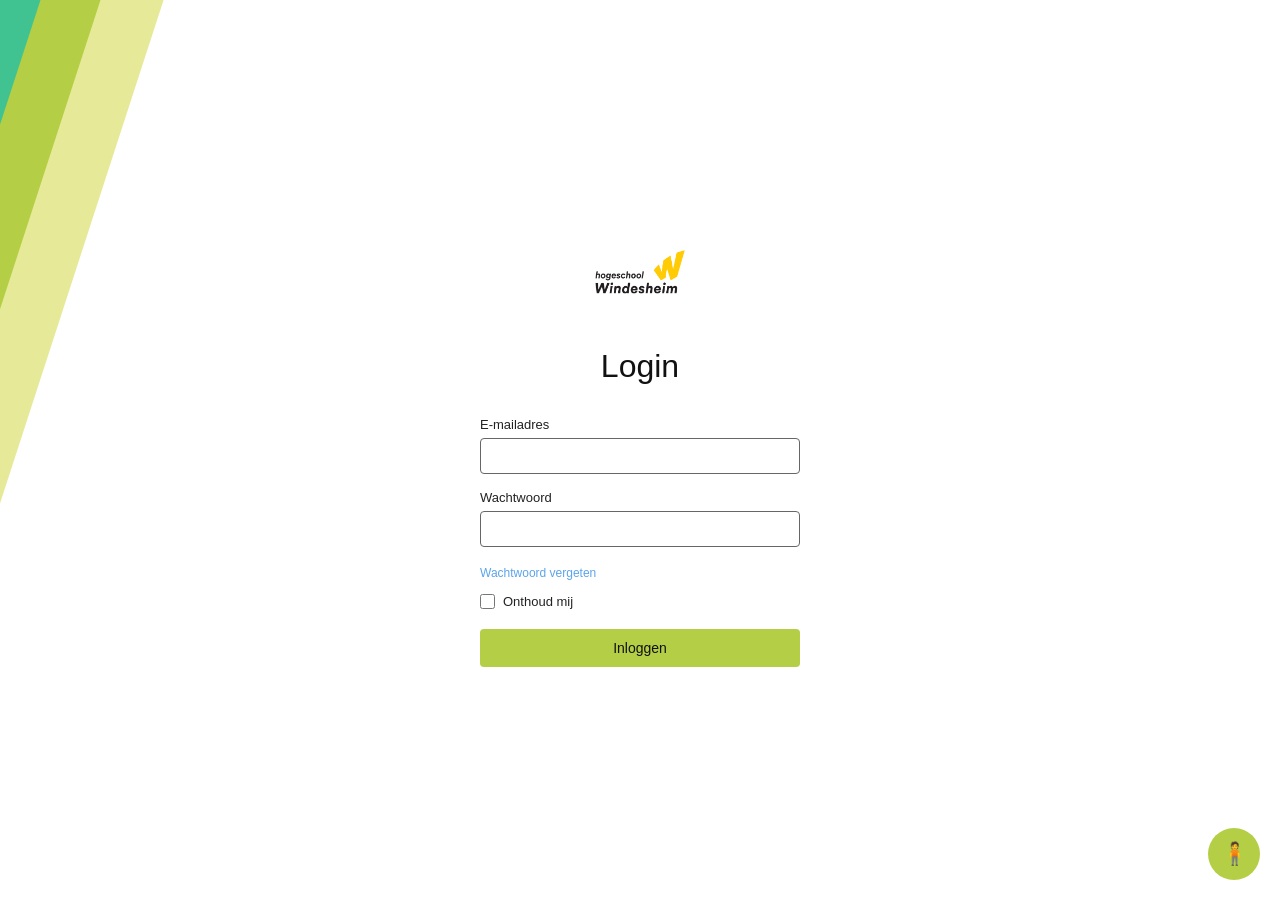
<file: pages/index.html>
<!DOCTYPE html>
<html lang="nl">
<head>
  <meta charset="UTF-8" />
  <meta name="viewport" content="width=device-width, initial-scale=1.0" />
  <title>Login - Windesheim</title>
  <link rel="stylesheet" href="../css/style.css" />
  <link rel="stylesheet" href="../css/home.css" />
</head>
<body>
  <main class="login-page">
    <section class="login-panel">
      <div class="left-stripes">
        <div class="stripe stripe-1"></div>
        <div class="stripe stripe-2"></div>
        <div class="stripe stripe-3"></div>
      </div>

      <div class="login-content">
        <img src="images/logo.png" alt="Windesheim logo" class="logo" />

        <h1 data-translate="loginTitle">Login</h1>

        <form class="login-form" id="loginForm">
          <label for="email" data-translate="emailLabel">E-mail adress</label>
          <input type="email" id="email" name="email" />

          <label for="password" data-translate="passwordLabel">Wachtwoord</label>
          <input type="password" id="password" name="password" />

          <a href="#" class="forgot-link" id="forgotPasswordLink" data-translate="forgotPasswordLink">
            Wachtwoord vergeten
          </a>

          <div class="remember-row">
            <input type="checkbox" id="remember" name="remember" />
            <label for="remember" data-translate="rememberLabel">Onthoud mij</label>
          </div>

          <button type="submit" class="login-btn" data-translate="loginButton">Inloggen</button>
        </form>
      </div>

      <button class="accessibility-btn" id="accessibilityOpenBtn" aria-label="Toegankelijkheid">
        <span class="person-icon">🧍</span>
      </button>

      <div class="accessibility-modal-overlay" id="accessibilityModal">
        <div class="accessibility-modal">
          <h2 data-translate="accessibilityTitle">Toegankelijkheid</h2>

          <div class="accessibility-option">
            <div class="option-text">
              <h3 data-translate="largeTextTitle">Grote tekst</h3>
              <p data-translate="largeTextDesc">→ Vergroot alle tekst</p>
            </div>
            <input type="checkbox" id="largeTextToggle" />
          </div>

          <div class="accessibility-option">
            <div class="option-text">
              <h3 data-translate="contrastTitle">Hoog contrast</h3>
              <p data-translate="contrastDesc">→ Betere zichtbaarheid</p>
            </div>
            <input type="checkbox" id="contrastToggle" />
          </div>

          <div class="accessibility-option">
            <div class="option-text">
              <h3 data-translate="wheelchairTitle">Rolstoelroute</h3>
              <p data-translate="wheelchairDesc">→ Vermijd trappen</p>
            </div>
            <input type="checkbox" id="wheelchairToggle" />
          </div>

          <div class="language-row">
            <label for="languageSelect" data-translate="languageLabel">Taal/Language</label>
            <select id="languageSelect">
              <option value="nl">NL</option>
              <option value="en">EN</option>
            </select>
          </div>

          <div class="modal-buttons">
            <button type="button" class="modal-btn reset-btn" id="resetBtn" data-translate="resetBtn">
              Reset
            </button>
            <button type="button" class="modal-btn save-btn" id="saveBtn" data-translate="saveBtn">
              Opslaan
            </button>
          </div>
        </div>
      </div>

      <div class="auth-modal-overlay" id="forgotModal">
        <div class="auth-modal forgot-password-modal">
          <button class="close-auth-modal" id="closeForgotModal" aria-label="Sluiten">&times;</button>

          <h2 data-translate="forgotModalTitle">Wachtwoord vergeten</h2>
          <p data-translate="forgotModalDesc">vul uw mail in en krijg een tijdelijk wachtwoord</p>

          <form id="forgotForm">
            <label for="forgotEmail" data-translate="forgotEmailLabel">E-mail adress</label>
            <input type="email" id="forgotEmail" name="forgotEmail" />
            <button type="submit" class="auth-action-btn" data-translate="forgotSendBtn">Verzenden</button>
          </form>
        </div>
      </div>

      <div class="auth-modal-overlay" id="errorModal">
        <div class="auth-modal error-login-modal">
          <button class="close-auth-modal" id="closeErrorModal" aria-label="Sluiten">&times;</button>

          <h2 data-translate="errorModalTitle">Inloggen mislukt</h2>
          <p data-translate="errorModalDesc">Uw gebruikersnaam of wachtwoord is onjuist.</p>
          <button type="button" class="auth-action-btn" id="errorOkBtn" data-translate="errorOkBtn">OK</button>
        </div>
      </div>
    </section>
  </main>

  <script src="/js/language.js"></script>
  <script src="/js/profile-preferences.js"></script>
  <script src="/js/script.js"></script>
  <script src="/js/lesson-notifications.js"></script>
</body>
</html>
</file>
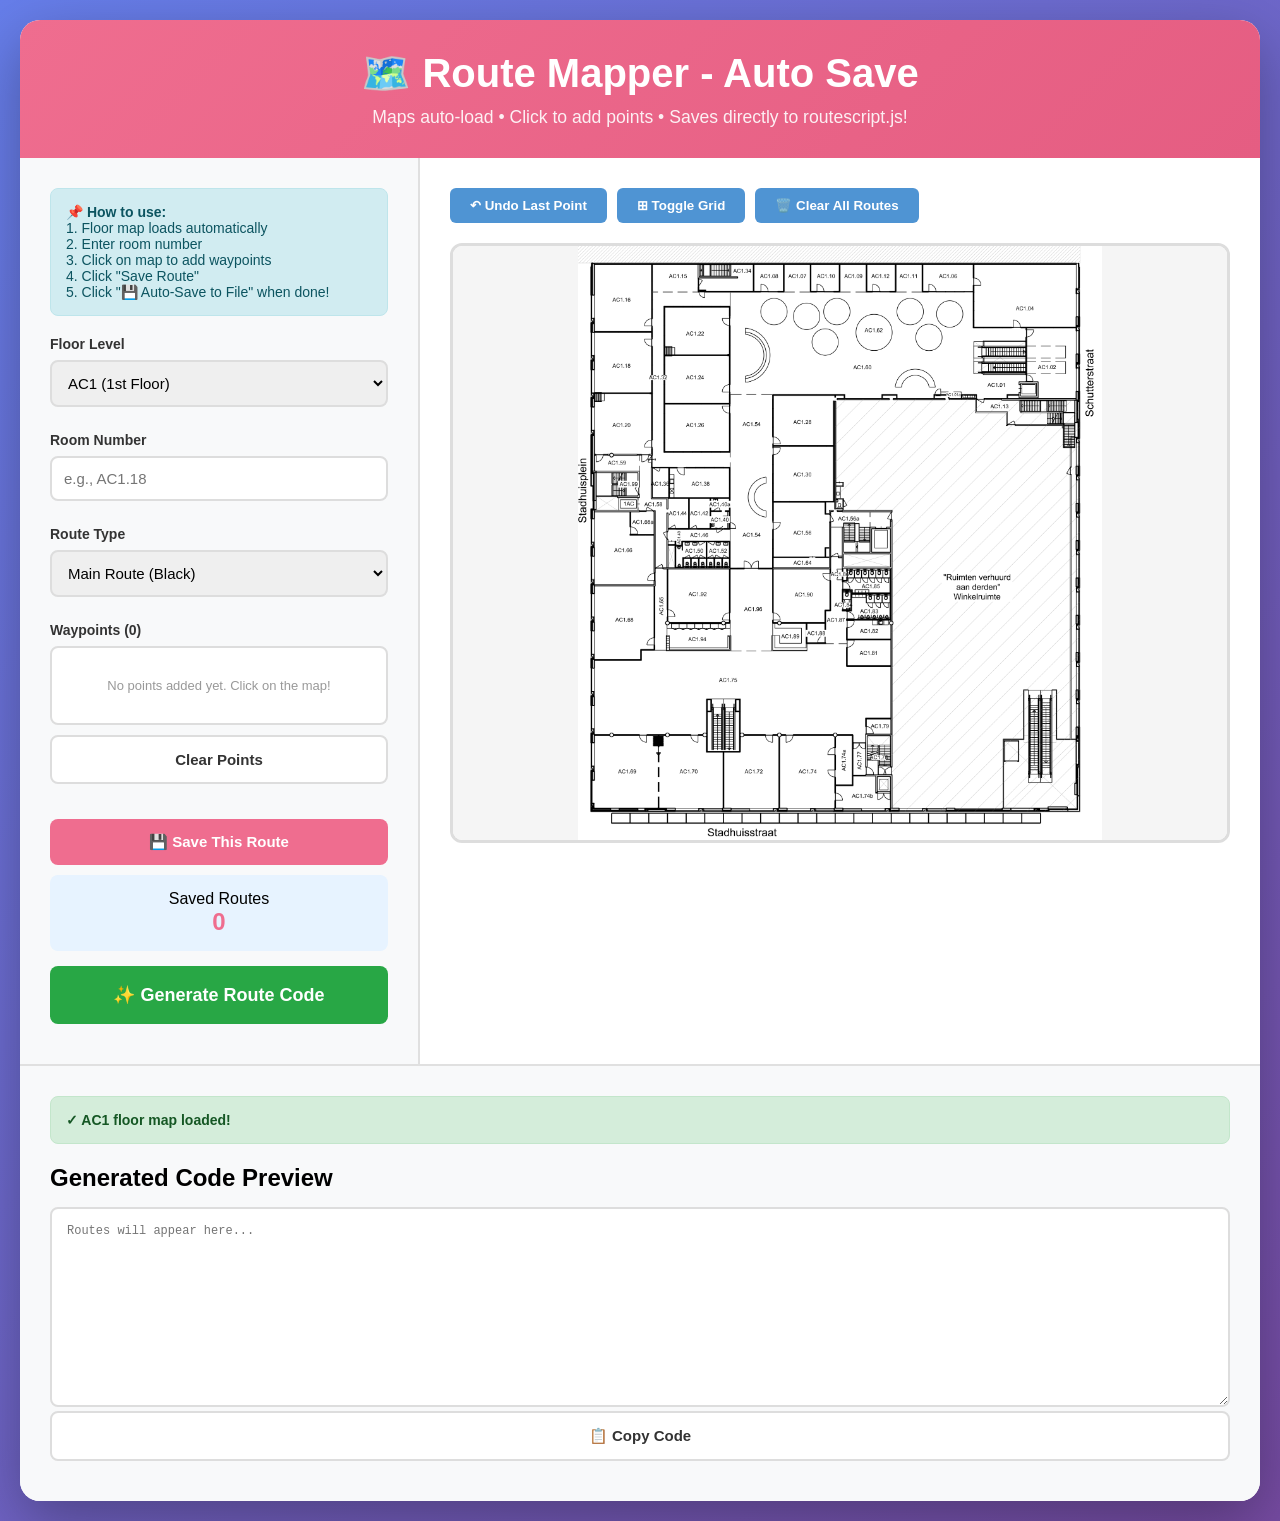
<file: route_mapper.html>
<!DOCTYPE html>
<html lang="en">
<head>
  <meta charset="UTF-8" />
  <meta name="viewport" content="width=device-width, initial-scale=1.0" />
  <title>Route Mapper - Auto Save</title>
  <style>
    * { box-sizing: border-box; margin: 0; padding: 0; }

    body {
      font-family: 'Segoe UI', Tahoma, Geneva, Verdana, sans-serif;
      background: linear-gradient(135deg, #667eea 0%, #764ba2 100%);
      min-height: 100vh;
      padding: 20px;
    }

    .container {
      max-width: 1600px;
      margin: 0 auto;
      background: white;
      border-radius: 20px;
      box-shadow: 0 20px 60px rgba(0,0,0,0.3);
      overflow: hidden;
    }

    .header {
      background: linear-gradient(135deg, #ef6d8f 0%, #e55d82 100%);
      color: white;
      padding: 30px;
      text-align: center;
    }

    .header h1 { font-size: 2.5rem; margin-bottom: 10px; }
    .header p { font-size: 1.1rem; opacity: 0.9; }

    .main-content {
      display: grid;
      grid-template-columns: 400px 1fr;
      min-height: 700px;
    }

    .sidebar {
      background: #f8f9fa;
      padding: 30px;
      border-right: 2px solid #e0e0e0;
      overflow-y: auto;
    }

    .form-group { margin-bottom: 25px; }

    .form-group label {
      display: block;
      font-weight: 600;
      margin-bottom: 8px;
      color: #333;
      font-size: 14px;
    }

    .form-group input,
    .form-group select {
      width: 100%;
      padding: 12px;
      border: 2px solid #ddd;
      border-radius: 8px;
      font-size: 15px;
      transition: all 0.3s;
    }

    .form-group input:focus,
    .form-group select:focus {
      outline: none;
      border-color: #ef6d8f;
      box-shadow: 0 0 0 3px rgba(239, 109, 143, 0.1);
    }

    .btn {
      width: 100%;
      padding: 14px;
      border: none;
      border-radius: 8px;
      font-weight: 600;
      font-size: 15px;
      cursor: pointer;
      transition: all 0.3s;
      margin-bottom: 10px;
    }

    .btn-primary {
      background: #ef6d8f;
      color: white;
    }

    .btn-primary:hover {
      background: #e55d82;
      transform: translateY(-2px);
      box-shadow: 0 5px 15px rgba(239, 109, 143, 0.3);
    }

    .btn-success {
      background: #28a745;
      color: white;
      font-size: 18px;
      padding: 18px;
    }

    .btn-success:hover { background: #218838; }

    .btn-light {
      background: white;
      border: 2px solid #ddd;
      color: #333;
    }

    .btn-light:hover { background: #f8f9fa; }

    .point-list {
      list-style: none;
      max-height: 220px;
      overflow-y: auto;
      background: white;
      border: 2px solid #ddd;
      border-radius: 8px;
      padding: 10px;
      margin-bottom: 10px;
    }

    .point-list li {
      padding: 8px;
      background: #f0f0f0;
      margin-bottom: 5px;
      border-radius: 5px;
      font-family: 'Courier New', monospace;
      font-size: 13px;
      display: flex;
      justify-content: space-between;
      align-items: center;
      gap: 10px;
    }

    .point-list li .remove-point {
      background: #dc3545;
      color: white;
      border: none;
      padding: 3px 8px;
      border-radius: 4px;
      cursor: pointer;
      font-size: 11px;
      flex-shrink: 0;
    }

    .point-list:empty::before {
      content: 'No points added yet. Click on the map!';
      color: #999;
      font-size: 13px;
      display: block;
      text-align: center;
      padding: 20px;
    }

    .canvas-area {
      padding: 30px;
      display: flex;
      flex-direction: column;
      background: #ffffff;
    }

    .canvas-controls {
      display: flex;
      gap: 10px;
      margin-bottom: 20px;
      flex-wrap: wrap;
    }

    .canvas-controls button {
      padding: 10px 20px;
      background: #4f94d3;
      color: white;
      border: none;
      border-radius: 6px;
      cursor: pointer;
      font-weight: 600;
    }

    .canvas-controls button:hover { background: #3d7dba; }

    .canvas-wrapper {
      width: 100%;
      height: 600px;
      border: 3px solid #ddd;
      border-radius: 12px;
      overflow: hidden;
      position: relative;
      background: #f5f5f5;
    }

    canvas {
      display: block;
      width: 100%;
      height: 100%;
      cursor: crosshair;
      background: #f5f5f5;
    }

    .alert {
      padding: 15px;
      border-radius: 8px;
      margin-bottom: 20px;
      font-size: 14px;
    }

    .alert-info {
      background: #d1ecf1;
      border: 1px solid #bee5eb;
      color: #0c5460;
    }

    .alert-success {
      background: #d4edda;
      border: 1px solid #c3e6cb;
      color: #155724;
    }

    .alert-danger {
      background: #f8d7da;
      border: 1px solid #f5c6cb;
      color: #721c24;
    }

    .saved-badge {
      background: #e7f3ff;
      padding: 15px;
      border-radius: 8px;
      text-align: center;
      margin-bottom: 15px;
    }

    .saved-badge strong {
      font-size: 1.5rem;
      color: #ef6d8f;
    }

    @media (max-width: 1200px) {
      .main-content { grid-template-columns: 1fr; }
      .sidebar {
        border-right: none;
        border-bottom: 2px solid #e0e0e0;
      }
    }
  </style>
</head>
<body>
  <div class="container">
    <div class="header">
      <h1>🗺️ Route Mapper - Auto Save</h1>
      <p>Maps auto-load • Click to add points • Saves directly to routescript.js!</p>
    </div>

    <div class="main-content">
      <div class="sidebar">
        <div class="alert alert-info">
          <strong>📌 How to use:</strong><br />
          1. Floor map loads automatically<br />
          2. Enter room number<br />
          3. Click on map to add waypoints<br />
          4. Click "Save Route"<br />
          5. Click "💾 Auto-Save to File" when done!
        </div>

        <div class="form-group">
          <label>Floor Level</label>
          <select id="floorSelect">
            <option value="AC1">AC1 (1st Floor)</option>
            <option value="AC2">AC2 (2nd Floor)</option>
          </select>
        </div>

        <div class="form-group">
          <label>Room Number</label>
          <input type="text" id="roomNumber" placeholder="e.g., AC1.18" />
        </div>

        <div class="form-group">
          <label>Route Type</label>
          <select id="routeType">
            <option value="main">Main Route (Black)</option>
            <option value="accessible">Accessible Route (Green)</option>
            <option value="quiet">Quiet/Alternative Route (Blue)</option>
          </select>
        </div>

        <div class="form-group">
          <label>Waypoints (<span id="pointCount">0</span>)</label>
          <ul id="pointList" class="point-list"></ul>
          <button class="btn btn-light" onclick="clearCurrentRoute()">Clear Points</button>
        </div>

        <button class="btn btn-primary" onclick="saveRoute()">💾 Save This Route</button>

        <div class="saved-badge">
          <div>Saved Routes</div>
          <strong id="savedCount">0</strong>
        </div>

      <button class="btn btn-success" onclick="generateCode()">
        ✨ Generate Route Code
      </button>
      </div>

      <div class="canvas-area">
        <div class="canvas-controls">
          <button onclick="undoPoint()">↶ Undo Last Point</button>
          <button onclick="toggleGrid()">⊞ Toggle Grid</button>
          <button onclick="clearAllRoutes()">🗑️ Clear All Routes</button>
        </div>

        <div class="canvas-wrapper">
          <canvas id="mapCanvas"></canvas>
        </div>
      </div>
    </div>

    <div style="padding: 30px; background: #f8f9fa; border-top: 2px solid #e0e0e0;">
      <div id="saveStatus"></div>
      <h2 style="margin-bottom: 15px;">Generated Code Preview</h2>
      <textarea
        id="codeOutput"
        readonly
        style="width: 100%; min-height: 200px; padding: 15px; border: 2px solid #ddd; border-radius: 8px; font-family: 'Courier New', monospace; font-size: 12px;"
        placeholder="Routes will appear here..."
      ></textarea>
      <button class="btn btn-light" onclick="copyCode()">📋 Copy Code</button>
    </div>
  </div>

<script>
  let canvas, ctx;
  let currentImage = null;
  let currentPoints = [];
  let allRoutes = {};
  let showGrid = false;
  let routeScriptFileHandle = null;

  const floorMaps = {
    AC1: { path: 'pages/assets/circus-1.png', width: 1182, height: 790 },
    AC2: { path: 'pages/assets/circus-2.png', width: 1039, height: 808 }
  };

  function getCanvasWrapperSize() {
    const wrapper = canvas.parentElement;
    return {
      width: wrapper.clientWidth,
      height: wrapper.clientHeight
    };
  }

  function resizeCanvasToWrapper() {
    const { width, height } = getCanvasWrapperSize();
    canvas.width = width;
    canvas.height = height;
  }

  function getImageDrawData() {
    if (!currentImage) return null;

    const scale = Math.min(
      canvas.width / currentImage.width,
      canvas.height / currentImage.height
    );

    const drawWidth = currentImage.width * scale;
    const drawHeight = currentImage.height * scale;
    const offsetX = (canvas.width - drawWidth) / 2;
    const offsetY = (canvas.height - drawHeight) / 2;

    return { scale, drawWidth, drawHeight, offsetX, offsetY };
  }

  function showStatus(message, type) {
    const statusDiv = document.getElementById('saveStatus');
    statusDiv.className = `alert alert-${type}`;
    statusDiv.innerHTML = `<strong>${message}</strong>`;
    statusDiv.style.display = 'block';

    if (type !== 'danger') {
      setTimeout(() => {
        statusDiv.style.display = 'none';
      }, 5000);
    }
  }

  function loadSavedRoutes() {
    const saved = localStorage.getItem('schoolRoutes');
    if (saved) {
      allRoutes = JSON.parse(saved);
      updateSavedCount();
      showStatus('Loaded saved routes', 'info');
    }
  }

  function saveToBrowser() {
    localStorage.setItem('schoolRoutes', JSON.stringify(allRoutes));
    updateSavedCount();
  }

  function updateSavedCount() {
    let count = 0;
    Object.values(allRoutes).forEach(floor => {
      Object.values(floor).forEach(room => {
        count += Object.keys(room).length;
      });
    });
    document.getElementById('savedCount').textContent = count;
  }

  function updateUI() {
    const list = document.getElementById('pointList');
    list.innerHTML = '';

    currentPoints.forEach((point, index) => {
      const li = document.createElement('li');
      li.innerHTML = `
        <span>Point ${index + 1}: [${point[0]}, ${point[1]}]</span>
        <button class="remove-point" onclick="removePoint(${index})">×</button>
      `;
      list.appendChild(li);
    });

    document.getElementById('pointCount').textContent = currentPoints.length;
  }

  function getRouteColor(type) {
    return {
      main: '#111111',
      accessible: '#1eb06a',
      quiet: '#4f94d3'
    }[type] || '#111111';
  }

  function drawGrid(offsetX, offsetY, drawWidth, drawHeight, scale) {
    ctx.strokeStyle = 'rgba(0, 0, 0, 0.1)';
    ctx.lineWidth = 1;

    const step = 50 * scale;

    for (let x = offsetX; x <= offsetX + drawWidth; x += step) {
      ctx.beginPath();
      ctx.moveTo(x, offsetY);
      ctx.lineTo(x, offsetY + drawHeight);
      ctx.stroke();
    }

    for (let y = offsetY; y <= offsetY + drawHeight; y += step) {
      ctx.beginPath();
      ctx.moveTo(offsetX, y);
      ctx.lineTo(offsetX + drawWidth, y);
      ctx.stroke();
    }
  }

  function drawRoute(points, color, opacity, scale, offsetX, offsetY) {
    if (!points || points.length === 0) return;

    ctx.save();
    ctx.globalAlpha = opacity;
    ctx.strokeStyle = color;
    ctx.lineWidth = 8;
    ctx.lineCap = 'round';
    ctx.lineJoin = 'round';

    ctx.beginPath();
    ctx.moveTo(points[0][0] * scale + offsetX, points[0][1] * scale + offsetY);

    for (let i = 1; i < points.length; i++) {
      ctx.lineTo(points[i][0] * scale + offsetX, points[i][1] * scale + offsetY);
    }
    ctx.stroke();

    ctx.fillStyle = color;
    points.forEach((point, index) => {
      const drawX = point[0] * scale + offsetX;
      const drawY = point[1] * scale + offsetY;

      ctx.beginPath();
      ctx.arc(drawX, drawY, index === 0 ? 10 : 6, 0, Math.PI * 2);
      ctx.fill();

      ctx.strokeStyle = 'white';
      ctx.lineWidth = 2;
      ctx.stroke();
    });

    if (points.length > 1) {
      const last = points[points.length - 1];
      const prev = points[points.length - 2];

      const lastX = last[0] * scale + offsetX;
      const lastY = last[1] * scale + offsetY;
      const prevX = prev[0] * scale + offsetX;
      const prevY = prev[1] * scale + offsetY;

      const angle = Math.atan2(lastY - prevY, lastX - prevX);
      const size = 20;

      ctx.fillStyle = color;
      ctx.beginPath();
      ctx.moveTo(lastX, lastY);
      ctx.lineTo(
        lastX - size * Math.cos(angle - Math.PI / 6),
        lastY - size * Math.sin(angle - Math.PI / 6)
      );
      ctx.lineTo(
        lastX - size * Math.cos(angle + Math.PI / 6),
        lastY - size * Math.sin(angle + Math.PI / 6)
      );
      ctx.closePath();
      ctx.fill();
    }

    ctx.restore();
  }

  function drawCanvas() {
    ctx.clearRect(0, 0, canvas.width, canvas.height);

    if (!currentImage) return;

    const drawData = getImageDrawData();
    if (!drawData) return;

    const { scale, drawWidth, drawHeight, offsetX, offsetY } = drawData;

    ctx.drawImage(
      currentImage,
      0, 0, currentImage.width, currentImage.height,
      offsetX, offsetY, drawWidth, drawHeight
    );

    if (showGrid) {
      drawGrid(offsetX, offsetY, drawWidth, drawHeight, scale);
    }

    if (currentPoints.length > 0) {
      const type = document.getElementById('routeType').value;
      drawRoute(currentPoints, getRouteColor(type), 1, scale, offsetX, offsetY);
    }
  }

  function handleCanvasClick(e) {
    if (!currentImage) {
      showStatus('Floor map not loaded!', 'danger');
      return;
    }

    const rect = canvas.getBoundingClientRect();
    const drawData = getImageDrawData();
    if (!drawData) return;

    const { scale, drawWidth, drawHeight, offsetX, offsetY } = drawData;

    const clickX = e.clientX - rect.left;
    const clickY = e.clientY - rect.top;

    if (
      clickX < offsetX ||
      clickX > offsetX + drawWidth ||
      clickY < offsetY ||
      clickY > offsetY + drawHeight
    ) {
      return;
    }

    const x = Math.round((clickX - offsetX) / scale);
    const y = Math.round((clickY - offsetY) / scale);

    currentPoints.push([x, y]);
    updateUI();
    drawCanvas();
  }

  function autoLoadFloorMap(floor) {
    const mapData = floorMaps[floor];
    const img = new Image();

    img.onload = function() {
      currentImage = img;
      resizeCanvasToWrapper();
      drawCanvas();
      showStatus(`✓ ${floor} floor map loaded!`, 'success');
    };

    img.onerror = function() {
      showStatus(`❌ Cannot find ${mapData.path}`, 'danger');
    };

    img.src = mapData.path;
  }

  function removePoint(index) {
    currentPoints.splice(index, 1);
    updateUI();
    drawCanvas();
  }

  function undoPoint() {
    if (currentPoints.length > 0) {
      currentPoints.pop();
      updateUI();
      drawCanvas();
    }
  }

  function clearCurrentRoute() {
    if (currentPoints.length > 0 && confirm('Clear current points?')) {
      currentPoints = [];
      updateUI();
      drawCanvas();
    }
  }

  function toggleGrid() {
    showGrid = !showGrid;
    drawCanvas();
  }

  function clearAllRoutes() {
    if (confirm('Delete ALL saved routes?')) {
      allRoutes = {};
      localStorage.removeItem('schoolRoutes');
      currentPoints = [];
      updateSavedCount();
      updateUI();
      drawCanvas();
    }
  }
async function saveRoute() {
  const floor = document.getElementById('floorSelect').value;
  const room = document.getElementById('roomNumber').value.trim();
  const type = document.getElementById('routeType').value;

  if (!room) {
    showStatus('Enter room number!', 'danger');
    return;
  }

  if (currentPoints.length < 2) {
    showStatus('Add at least 2 points!', 'danger');
    return;
  }

  if (!allRoutes[floor]) allRoutes[floor] = {};
  if (!allRoutes[floor][room]) allRoutes[floor][room] = {};

  allRoutes[floor][room][type] = [...currentPoints];
  saveToBrowser();

  try {
    const response = await fetch('http://localhost:3000/save-route', {
      method: 'POST',
      headers: { 'Content-Type': 'application/json' },
      body: JSON.stringify({ allRoutes })
    });

    const result = await response.json();

    if (!response.ok || !result.success) {
      throw new Error(result.error || 'Unknown server error');
    }

    generateCode();

    showStatus(`✓ Route saved for ${room} (${type}) and written to routescript.js`, 'success');
  } catch (error) {
    console.error(error);
    showStatus(`Could not save to routescript.js: ${error.message}`, 'danger');
  } finally {
    currentPoints = [];
    updateUI();
    drawCanvas();
  }
}

  function generateCode() {
    const floor = document.getElementById('floorSelect').value;

    if (!allRoutes[floor] || Object.keys(allRoutes[floor]).length === 0) {
      showStatus(`No saved routes for ${floor}!`, 'danger');
      document.getElementById('codeOutput').value = '';
      return;
    }

    let code = '';

    Object.keys(allRoutes[floor]).sort().forEach(room => {
      code += `  "${room}": {\n`;

      const routeTypes = allRoutes[floor][room];
      const orderedTypes = ['main', 'accessible', 'quiet'];

      orderedTypes.forEach(type => {
        if (!routeTypes[type]) return;

        const points = routeTypes[type];
        code += `    ${type}: [`;
        points.forEach((point, index) => {
          code += `${index === 0 ? '' : ', '}[${point[0]}, ${point[1]}]`;
        });
        code += `],\n`;
      });

      code += `  },\n`;
    });

    document.getElementById('codeOutput').value = code;
    showStatus(`✓ ${floor} route code generated. Paste it into buildingData.Circus.${floor}.routes`, 'success');
  }

  function copyCode() {
    const output = document.getElementById('codeOutput');
    if (!output.value) {
      generateCode();
      if (!output.value) return;
    }

    output.select();
    document.execCommand('copy');
    showStatus('✓ Code copied to clipboard!', 'success');
  }
async function pickRouteScriptFile() {
  try {
    [routeScriptFileHandle] = await window.showOpenFilePicker({
      types: [
        {
          description: 'JavaScript Files',
          accept: {
            'text/javascript': ['.js']
          }
        }
      ],
      multiple: false
    });

    showStatus('✓ routescript.js selected', 'success');
  } catch (error) {
    if (error.name !== 'AbortError') {
      showStatus('Could not open routescript.js', 'danger');
      console.error(error);
    }
  }
}

function buildFloorRouteCode(floor) {
  if (!allRoutes[floor] || Object.keys(allRoutes[floor]).length === 0) {
    return '';
  }

  let code = '';

  Object.keys(allRoutes[floor]).sort().forEach(room => {
    code += `        "${room}": {\n`;

    const routeTypes = allRoutes[floor][room];
    const orderedTypes = ['main', 'accessible', 'quiet'];

    orderedTypes.forEach(type => {
      if (!routeTypes[type]) return;

      const points = routeTypes[type];
      code += `          ${type}: [`;
      points.forEach((point, index) => {
        code += `${index === 0 ? '' : ', '}[${point[0]}, ${point[1]}]`;
      });
      code += `],\n`;
    });

    code += `        },\n`;
  });

  return code;
}

async function writeRoutesToFile() {
  if (!routeScriptFileHandle) {
    showStatus('Open routescript.js first', 'danger');
    return false;
  }

  try {
    const file = await routeScriptFileHandle.getFile();
    let content = await file.text();

    ['AC1', 'AC2'].forEach(floor => {
      const routeCode = buildFloorRouteCode(floor);

      const floorRegex = new RegExp(
        `(${floor}\\s*:\\s*\\{[\\s\\S]*?routes\\s*:\\s*\\{)([\\s\\S]*?)(\\n\\s*\\}\\s*\\n\\s*\\})`,
        'm'
      );

      content = content.replace(floorRegex, (match, start, oldRoutes, end) => {
        const newRoutesBlock = routeCode ? `\n${routeCode}      ` : '\n      ';
        return `${start}${newRoutesBlock}${end}`;
      });
    });

    const writable = await routeScriptFileHandle.createWritable();
    await writable.write(content);
    await writable.close();

    return true;
  } catch (error) {
    showStatus('Failed to update routescript.js', 'danger');
    console.error(error);
    return false;
  }
}
  window.onload = function() {
    canvas = document.getElementById('mapCanvas');
    ctx = canvas.getContext('2d');

    canvas.addEventListener('click', handleCanvasClick);

    document.getElementById('floorSelect').addEventListener('change', function() {
      currentPoints = [];
      updateUI();
      autoLoadFloorMap(this.value);
    });

    loadSavedRoutes();
    updateUI();
    updateSavedCount();
    autoLoadFloorMap('AC1');
  };

  window.addEventListener('resize', () => {
    if (!canvas) return;
    resizeCanvasToWrapper();
    drawCanvas();
  });
</script>
</body>
</html>
</file>
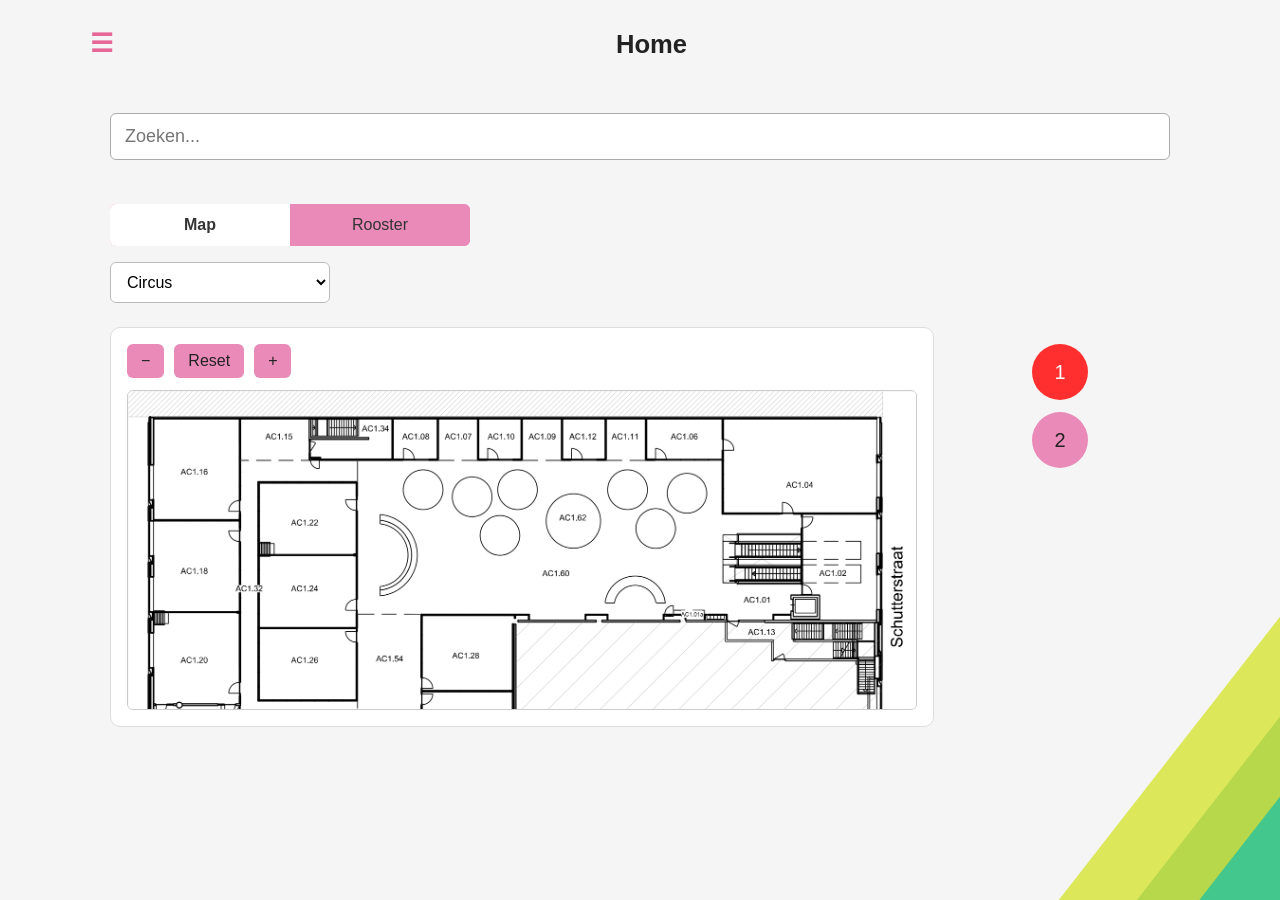
<file: pages/HomePagina.html>
<!DOCTYPE html>
<html lang="nl">
<head>
    <meta charset="UTF-8">
    <meta name="viewport" content="width=device-width, initial-scale=1.0">
    <title data-translate="homeHeaderTitle">Home</title>
    <link rel="stylesheet" href="../css/HomeStyle.css">
</head>
<body>
    <div class="overlay" id="overlay"></div>

    <nav class="side-menu" id="sideMenu">
        <div class="menu-top">
            <button class="close-menu-btn" id="closeMenuBtn" aria-label="Sluit menu">×</button>
        </div>

    <ul class="menu-list">
      <li><a href="HomePagina.html" data-translate="homeMenuHome">Home</a></li>
      <li><a href="HomePagina.html?tab=map" data-translate="homeMenuMap">Plattegrond</a></li>
      <li><a href="HomePagina.html?tab=rooster" data-translate="homeMenuSchedule">Rooster</a></li>
      <li><a href="profile.html" data-translate="homeMenuProfile">Profiel</a></li>
    </ul>
    </nav>

    <header>
        <div class="header-inner">
            <button class="hamburger-btn" id="hamburgerBtn" aria-label="Open menu">☰</button>
            <h1 class="page-title" data-translate="homeHeaderTitle">Home</h1>
        </div>
    </header>

    <main>
        <section class="controls">
            <input type="text" class="search-box" id="searchBox" data-translate-placeholder="homeSearchPlaceholder" placeholder="Zoeken...">
            <div class="search-error" id="searchError"></div>

            <div class="tab-row">
                <button class="tab-btn active" id="mapTab" data-translate="homeMapTab">Map</button>
                <button class="tab-btn" id="roosterTab" data-translate="homeScheduleTab">Rooster</button>
            </div>

            <select class="building-select" id="buildingSelect">
                <option value="circus" data-translate="homeBuildingCircus">Circus</option>
                <option value="landrost" data-translate="homeBuildingLandrost">Landrost</option>
            </select>
        </section>

        <section class="map-content" id="mapContent">
            <div class="content-layout">
                <div class="map-section">
                    <div class="map-toolbar">
                        <button type="button" class="map-tool-btn" id="zoomOutBtn">−</button>
                        <button type="button" class="map-tool-btn" id="resetMapBtn">Reset</button>
                        <button type="button" class="map-tool-btn" id="zoomInBtn">+</button>
                    </div>

                    <div class="map-viewer" id="mapViewer">
                        <img
                            id="mapImage"
                            class="map-image"
                            src="assets/circus-1.png"
                            alt="Plattegrond verdieping 1"
                            draggable="false">
                    </div>
                </div>
                            <aside class="floor-section">
                    <div class="floor-buttons" id="floorButtons"></div>
                </aside>
            </div>
        </section>

        <section class="rooster-content" id="roosterContent">
            <div class="schedule-list" id="scheduleList"></div>
        </section>

        <div class="corner-decoration">
            <div class="stripe stripe-1"></div>
            <div class="stripe stripe-2"></div>
            <div class="stripe stripe-3"></div>
        </div>


        <div class="modal-overlay" id="modalOverlay">
            <div class="location-modal" id="locationModal">
                <button class="close-modal-btn" id="closeModalBtn" aria-label="Sluiten">×</button>
                <h2 data-translate="locationModalTitle">Kies je lokaal</h2>
                <p class="location-modal-label" data-translate="locationModalLabel">Je volgende les:</p>
                <p class="location-modal-course" id="locationModalCourse">📍 Onbekende les</p>
                <div class="location-buttons" id="locationButtons"></div>
                <button class="cancel-btn" id="cancelModalBtn" data-translate="cancelBtn">Annuleren</button>
            </div>
        </div>

        <div class="starter-guide-overlay" id="starterGuideOverlay">
            <div class="starter-guide-card">
                <button class="starter-guide-close" id="starterGuideCloseBtn" type="button" aria-label="Sluiten">×</button>
                <p class="starter-guide-kicker" data-translate="starterGuideKicker">Starter guide</p>
                <h2 data-translate="starterGuideTitle">Bekijk je route direct vanuit je rooster</h2>
                <p class="starter-guide-text" data-translate="starterGuideText">Klik op een les in het rooster en kies daarna je lokaal. Dan openen we meteen de route voor je.</p>
                <div class="starter-guide-actions">
                    <button class="starter-guide-btn primary" id="starterGuideRoosterBtn" type="button" data-translate="starterGuideOpenSchedule">Open rooster</button>
                    <button class="starter-guide-btn" id="starterGuideSkipBtn" type="button" data-translate="starterGuideLater">Later</button>
                </div>
            </div>
        </div>

    </main>
    <script src="../js/language.js"></script>
    <script src="../js/profile-preferences.js"></script>
    <script src="../js/HomeScript.js"></script>
    <script src="../js/lesson-notifications.js"></script>
</body>
</html>
</file>
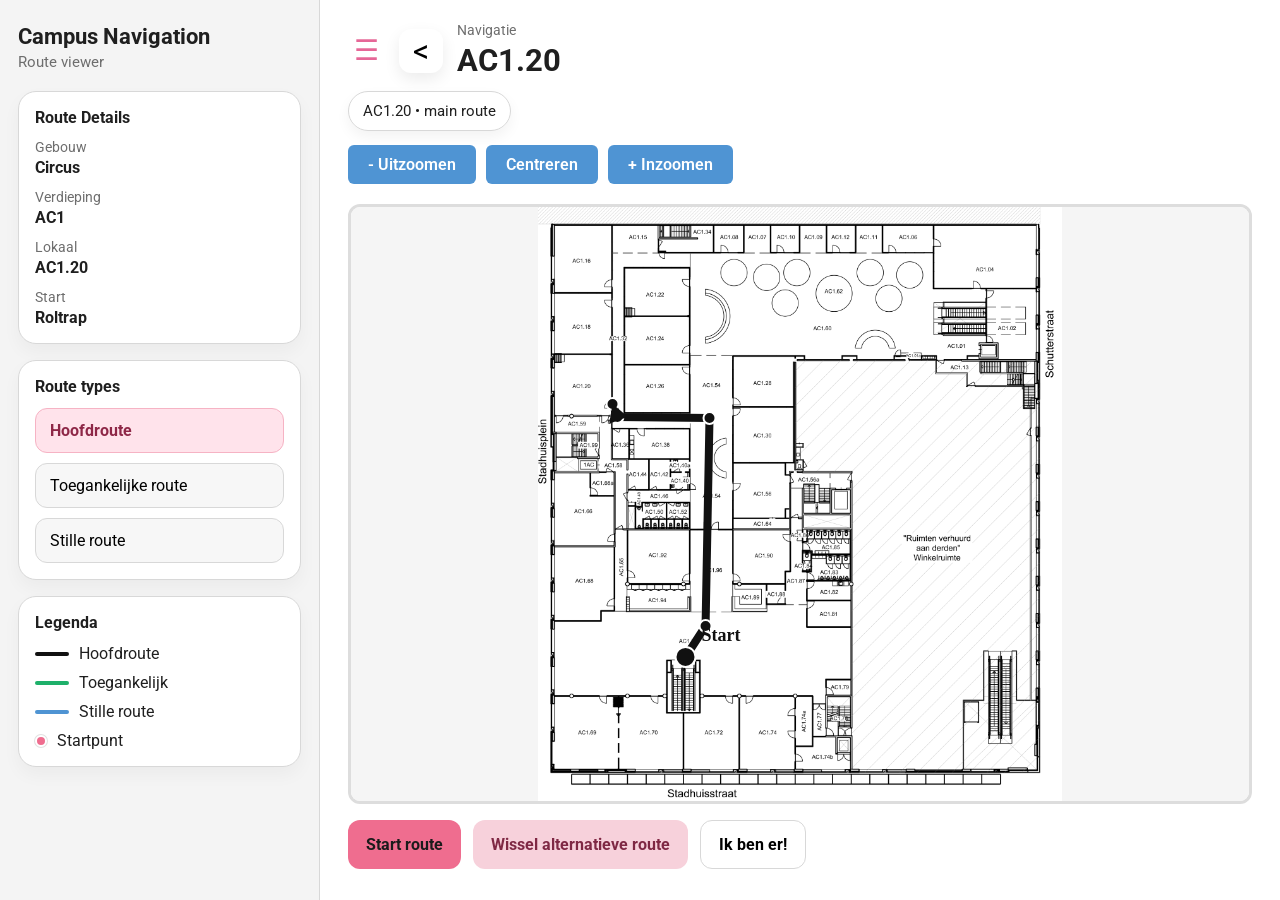
<file: pages/Route.html>
<!DOCTYPE html>
<html lang="en">
<head>
  <meta charset="UTF-8" />
  <meta name="viewport" content="width=device-width, initial-scale=1.0" />
  <title data-translate="routeBrandTitle">Campus Navigation</title>
  <link rel="preconnect" href="https://fonts.googleapis.com" />
  <link rel="preconnect" href="https://fonts.gstatic.com" crossorigin />
  <link href="https://fonts.googleapis.com/css2?family=Roboto:wght@400;500;700&display=swap" rel="stylesheet" />
  <link rel="stylesheet" href="../css/style.css" />
  <link rel="stylesheet" href="../css/routestyle.css" />
</head>
<body>
  <div class="route-page-overlay" id="routePageOverlay"></div>

  <nav class="route-page-menu" id="routePageMenu" aria-label="Hoofdmenu">
    <div class="route-page-menu-top">
      <button class="route-page-close-menu-btn" id="routePageCloseMenuBtn" type="button" aria-label="Sluit menu">×</button>
    </div>

    <ul class="route-page-menu-list">
      <li><a href="HomePagina.html" data-translate="routeMenuHome">Home</a></li>
      <li><a href="HomePagina.html?tab=map" data-translate="routeMenuMap">Plattegrond</a></li>
      <li><a href="HomePagina.html?tab=rooster" data-translate="routeMenuSchedule">Rooster</a></li>
      <li><a href="profile.html" data-translate="routeMenuProfile">Profiel</a></li>
    </ul>
  </nav>

  <div class="app-shell">
    <aside class="sidebar" id="sidebar">
      <div class="brand">
        <div>
          <h1 data-translate="routeBrandTitle">Campus Navigation</h1>
          <p data-translate="routeBrandSubtitle">Route viewer</p>
        </div>
      </div>

      <section class="sidebar-card">
        <h2 data-translate="routeDetailsTitle">Route Details</h2>
        <div class="info-list">
          <div class="info-item">
            <span class="label" data-translate="routeBuilding">Gebouw</span>
            <span class="value" id="buildingLabel">Circus</span>
          </div>
          <div class="info-item">
            <span class="label" data-translate="routeFloor">Verdieping</span>
            <span class="value" id="floorLabel">AC1</span>
          </div>
          <div class="info-item">
            <span class="label" data-translate="routeRoom">Lokaal</span>
            <span class="value" id="roomLabel">AC1.20</span>
          </div>
          <div class="info-item">
            <span class="label" data-translate="routeStart">Start</span>
            <span class="value" id="startLabel">Nog niet gestart</span>
          </div>
        </div>
      </section>

      <section class="sidebar-card">
        <h2 data-translate="routeTypesTitle">Route types</h2>
        <div class="route-type-list">
          <button class="route-type-btn active" data-route-type="main" type="button" data-translate="routeMain">Hoofdroute</button>
          <button class="route-type-btn" data-route-type="accessible" type="button" data-translate="routeAccessible">Toegankelijke route</button>
          <button class="route-type-btn" data-route-type="quiet" type="button" data-translate="routeQuiet">Stille route</button>
        </div>
      </section>

      <section class="sidebar-card legend-card">
        <h2 data-translate="routeLegendTitle">Legenda</h2>
        <div class="legend-row">
          <span class="legend-line main"></span>
          <span data-translate="routeLegendMain">Hoofdroute</span>
        </div>
        <div class="legend-row">
          <span class="legend-line accessible"></span>
          <span data-translate="routeLegendAccessible">Toegankelijk</span>
        </div>
        <div class="legend-row">
          <span class="legend-line quiet"></span>
          <span data-translate="routeLegendQuiet">Stille route</span>
        </div>
        <div class="legend-row">
          <span class="legend-dot"></span>
          <span data-translate="routeLegendStart">Startpunt</span>
        </div>
      </section>
    </aside>

    <main class="main-content">
      <header class="topbar">
        <div class="topbar-left">
          <button class="route-page-hamburger-btn" id="routePageMenuBtn" type="button" aria-label="Open menu">☰</button>
          <button class="back-btn" type="button" onclick="history.back()"><</button>
          <div>
            <div class="page-kicker" data-translate="routePageKicker">Navigatie</div>
            <h2 id="pageTitle">AC1.20</h2>
          </div>
        </div>
      </header>

      <section class="route-panel">
        <div class="map-toolbar">
          <div class="status-chip" id="statusChip">Start</div>

          <div class="mobile-route-switcher">
            <select id="mobileRouteType">
              <option value="main" data-translate="routeMain">Hoofdroute</option>
              <option value="accessible" data-translate="routeAccessible">Toegankelijke route</option>
              <option value="quiet" data-translate="routeQuiet">Stille route</option>
            </select>
          </div>
        </div>

        <div class="canvas-area">
          <div class="canvas-controls">
            <button class="canvas-control-btn" id="zoomOutBtn" type="button" data-translate="routeZoomOut">- Uitzoomen</button>
            <button class="canvas-control-btn" id="centerBtn" type="button" data-translate="routeCenter">Centreren</button>
            <button class="canvas-control-btn" id="zoomInBtn" type="button" data-translate="routeZoomIn">+ Inzoomen</button>
          </div>

          <div class="canvas-wrapper">
            <canvas id="mapCanvas" class="route-canvas"></canvas>
          </div>
        </div>

        <div class="actions">
          <button class="action-btn primary" id="startRouteBtn" type="button" data-translate="routeStartButton">Start route</button>
          <button class="action-btn secondary" id="toggleAltRoutesBtn" type="button" data-translate="routeToggleButton">Wissel alternatieve route</button>
          <button class="action-btn ghost" id="arrivedBtn" type="button" data-translate="routeArrivedButton">Ik ben er!</button>
        </div>
      </section>
    </main>
  </div>

  <div class="modal hidden" id="arrivalModal">
    <div class="modal-card">
      <h3 data-translate="routeArrivedTitle">Aangekomen</h3>
      <p class="modal-room" id="modalRoomText"></p>
      <p class="modal-course" id="modalCourseText"></p>
      <div class="tenor-gif-embed" data-postid="5054843775616689213" data-share-method="host" data-aspect-ratio="1" data-width="100%"><a href="https://tenor.com/view/fast-cat-cat-excited-jumping-gif-5054843775616689213">Fast Cat Cat Excited GIF</a>from <a href="https://tenor.com/search/fast+cat-gifs">Fast Cat GIFs</a></div> <script type="text/javascript" async src="https://tenor.com/embed.js"></script>
      <div class="yippee" data-translate="routeGoodWork">Goed werk</div>
      <button class="action-btn primary modal-btn" id="closeModalBtn" type="button" data-translate="routeArrivedClose">Sluiten</button>
    </div>
  </div>

  <script src="../js/language.js"></script>
  <script src="../js/profile-preferences.js"></script>
  <script src="../js/route-state-helpers.js"></script>
  <script src="../js/routescript.js"></script>
  <script src="../js/lesson-notifications.js"></script>
</body>
</html>
</file>
<file: css/style.css>
:root {

  /* ===== GEEL ===== */
  --oranje: #F5A61A;
  --goud: #ffcb05;
  --geel: #fff578;

  /* ===== ROOD ===== */
  --rood: #ee3135;
  --donkerroze: #f16682;
  --lichtroze: #f287b7;

  /* ===== GROEN ===== */
  --donkergroen: #45b97c;
  --appelgroen: #b1d249;
  --lichtgroen: #d5e05b;

  /* ===== BLAUW ===== */
  --luchtblauw: #4594d3;
  --blauw: #1ebcc5;
  --lichtblauw: #84D0D9;

  /* ===== ZWART / GRIJS ===== */
  --zwart: #231f20;
  --grijs1: #58595b;
  --grijs2: #808184;
  --grijs3: #a6a8ab;
  --grijs4: #d0d2d3;
}


* {
  font-family: 'Roboto', sans-serif;
}


* {
  font-family: 'Roboto', sans-serif;
}
</file>
<file: css/home.css>
* {
  box-sizing: border-box;
  margin: 0;
  padding: 0;
}

html,
body {
  width: 100%;
  height: 100%;
  font-family: Arial, Helvetica, sans-serif;
  background: #ececec;
  color: #111;
}

body.large-text h1,
body.large-text h2,
body.large-text h3,
body.large-text p,
body.large-text span,
body.large-text button,
body.large-text label,
body.large-text input,
body.large-text select,
body.large-text a {
  font-size: 1.08em;
}

body {
  min-height: 100vh;
  min-height: 100dvh;
}

/* BASIS */
.login-page,
.home-page {
  position: relative;
  width: 100vw;
  width: 100dvw;
  height: 100vh;
  height: 100dvh;
  display: flex;
  justify-content: center;
  align-items: center;
  background: #ffffff;
  overflow: hidden;
}

.login-panel,
.home-panel {
  position: relative;
  width: 100%;
  height: 100%;
  background: #ffffff;
  overflow: hidden;
}

/* STREPEN */
.left-stripes {
  position: absolute;
  top: 0;
  left: 0;
  width: 180px;
  height: 100%;
  overflow: hidden;
  z-index: 1;
}

.stripe {
  position: absolute;
  top: -60px;
  width: 60px;
  height: 140%;
  transform: rotate(18deg);
  transform-origin: top left;
}

.stripe-1 {
  left: 0;
  background: #41c391;
}

.stripe-2 {
  left: 60px;
  background: #b4cf45;
}

.stripe-3 {
  left: 120px;
  background: #e6ea98;
}

/* LOGIN */
.login-content {
  position: absolute;
  inset: 0;
  z-index: 2;
  display: flex;
  flex-direction: column;
  align-items: center;
  justify-content: center;
  padding: 24px;
}

.logo {
  width: 90px;
  height: 90px;
  object-fit: contain;
  margin-bottom: 24px;
}

.login-content h1 {
  font-size: clamp(18px, 4vw, 32px);
  font-weight: 400;
  margin-bottom: 32px;
}

.login-form {
  width: min(100%, 320px);
}

.login-form label {
  display: block;
  font-size: clamp(10px, 1.4vw, 13px);
  margin-bottom: 6px;
  color: #222;
}

.login-form input[type="email"],
.login-form input[type="password"] {
  width: 100%;
  height: 36px;
  border: 1px solid #666;
  border-radius: 4px;
  background: #fff;
  margin-bottom: 16px;
  padding: 0 10px;
  font-size: 14px;
  color: #111;
  outline: none;
}

.forgot-link {
  display: inline-block;
  font-size: 12px;
  color: #5ca4ea;
  margin-top: -2px;
  margin-bottom: 14px;
  text-decoration: none;
}

.forgot-link:hover {
  text-decoration: underline;
}

.remember-row {
  display: flex;
  align-items: center;
  gap: 8px;
  margin-bottom: 20px;
}

.remember-row input[type="checkbox"] {
  width: 15px;
  height: 15px;
}

.remember-row label {
  margin: 0;
  font-size: 13px;
}

.login-btn {
  display: block;
  width: 100%;
  height: 38px;
  background: #b4cf45;
  color: #111;
  border: none;
  border-radius: 4px;
  font-size: 14px;
  cursor: pointer;
}

.login-btn:hover {
  filter: brightness(0.97);
}

/* POPPETJE */
.accessibility-btn {
  position: absolute;
  right: 20px;
  bottom: 20px;
  width: 52px;
  height: 52px;
  border: none;
  border-radius: 50%;
  background: #b4cf45;
  display: flex;
  align-items: center;
  justify-content: center;
  cursor: pointer;
  z-index: 50;
}

.person-icon {
  font-size: 22px;
  line-height: 1;
  pointer-events: none;
}

/* ACCESSIBILITY POPUP */
.accessibility-modal-overlay {
  position: absolute;
  inset: 0;
  background: rgba(0, 0, 0, 0.18);
  display: none;
  justify-content: center;
  align-items: center;
  z-index: 100;
}

.accessibility-modal-overlay.show {
  display: flex;
}

.accessibility-modal {
  width: min(90vw, 420px);
  background: #ef6a89;
  padding: 28px 26px 20px;
  box-shadow: 0 10px 30px rgba(0, 0, 0, 0.18);
}

.accessibility-modal h2 {
  text-align: center;
  font-size: clamp(22px, 3vw, 28px);
  font-weight: 700;
  margin-bottom: 34px;
}

.accessibility-option {
  display: flex;
  justify-content: space-between;
  align-items: center;
  margin-bottom: 26px;
  gap: 20px;
}

.option-text h3 {
  font-size: clamp(18px, 2.6vw, 24px);
  font-weight: 400;
  margin-bottom: 4px;
}

.option-text p {
  font-size: clamp(16px, 2.3vw, 20px);
  color: #111;
}

.accessibility-option input[type="checkbox"] {
  width: 32px;
  height: 32px;
  accent-color: #ffffff;
  flex-shrink: 0;
}

.language-row {
  display: flex;
  justify-content: space-between;
  align-items: center;
  margin: 8px 0 38px;
  gap: 20px;
}

.language-row label {
  font-size: clamp(18px, 2.4vw, 22px);
  font-weight: 700;
  text-decoration: underline;
}

.language-row select {
  width: 82px;
  height: 38px;
  border: 1px solid #666;
  background: #f2f2f2;
  font-size: 18px;
  text-align: center;
  cursor: pointer;
}

.modal-buttons {
  display: flex;
  justify-content: center;
  gap: 20px;
}

.modal-btn {
  min-width: 132px;
  height: 42px;
  border: none;
  font-size: 18px;
  cursor: pointer;
}

.reset-btn,
.save-btn {
  background: #f49bb5;
  color: #111;
}

/* AUTH POPUPS */
.auth-modal-overlay {
  position: absolute;
  inset: 0;
  background: rgba(255, 255, 255, 0.2);
  backdrop-filter: blur(4px);
  display: none;
  justify-content: center;
  align-items: center;
  z-index: 120;
}

.auth-modal-overlay.show {
  display: flex;
}

.auth-modal {
  position: relative;
  width: min(92vw, 620px);
  background: #f1f1f1;
  border-top: 3px solid #222;
  border-bottom: 3px solid #222;
  padding: 18px 28px 26px;
  text-align: center;
  box-shadow: 0 10px 25px rgba(0, 0, 0, 0.15);
}

.close-auth-modal {
  position: absolute;
  top: 8px;
  right: 14px;
  background: transparent;
  border: none;
  font-size: 34px;
  line-height: 1;
  color: #222;
  cursor: pointer;
}

.auth-modal h2 {
  font-size: clamp(22px, 3vw, 30px);
  font-weight: 400;
  margin-bottom: 6px;
}

.auth-modal p {
  font-size: clamp(16px, 2vw, 20px);
  color: #111;
  margin-bottom: 28px;
}

.auth-modal form {
  width: min(100%, 360px);
  margin: 0 auto;
  text-align: left;
}

.auth-modal form label {
  display: block;
  font-size: clamp(14px, 1.7vw, 18px);
  margin-bottom: 8px;
  color: #111;
}

.auth-modal form input {
  width: 100%;
  height: 34px;
  border: 2px solid #333;
  border-radius: 6px;
  background: #fff;
  margin-bottom: 22px;
  padding: 0 10px;
  font-size: 15px;
  outline: none;
}

.auth-action-btn {
  display: block;
  margin: 0 auto;
  min-width: 170px;
  height: 38px;
  border: none;
  border-radius: 4px;
  background: #b4cf45;
  color: #111;
  font-size: clamp(16px, 1.8vw, 18px);
  cursor: pointer;
}

.error-login-modal {
  width: min(90vw, 460px);
  padding-top: 28px;
}

.error-login-modal p {
  margin-bottom: 24px;
}

/* HOME */
.home-content {
  position: absolute;
  inset: 0;
  z-index: 2;
  display: flex;
  justify-content: center;
  align-items: center;
  padding: 24px;
}

.home-content h1 {
  font-size: clamp(28px, 5vw, 52px);
  font-weight: 400;
  color: #111;
}

/* GROTE TEKST */
.large-text {
  font-size: 1.08em;
}

.large-text h1,
.large-text h2,
.large-text h3,
.large-text p,
.large-text label,
.large-text a,
.large-text button,
.large-text select,
.large-text input {
  font-size: 1.08em !important;
}

/* HOOG CONTRAST */
.high-contrast,
.high-contrast body,
.high-contrast .login-page,
.high-contrast .login-panel,
.high-contrast .home-page,
.high-contrast .home-panel {
  background: #fff !important;
  color: #000 !important;
}

.high-contrast h1,
.high-contrast h2,
.high-contrast h3,
.high-contrast p,
.high-contrast label,
.high-contrast span,
.high-contrast a {
  color: #000 !important;
  font-weight: 700 !important;
}

.high-contrast a {
  color: #0000ee !important;
  text-decoration: underline;
}

.high-contrast input,
.high-contrast select {
  background: #fff !important;
  color: #000 !important;
  border: 2px solid #000 !important;
  font-weight: 700 !important;
}

.high-contrast input::placeholder {
  color: #333 !important;
}

.high-contrast button {
  background: #000 !important;
  color: #fff !important;
  border: 2px solid #000 !important;
  font-weight: 700 !important;
}

.high-contrast .accessibility-btn {
  background: #000 !important;
  color: #fff !important;
}

.high-contrast .left-stripes {
  display: block !important;
}

.high-contrast .stripe-1 {
  background: #2e9f70 !important;
}

.high-contrast .stripe-2 {
  background: #8fae2f !important;
}

.high-contrast .stripe-3 {
  background: #c9cf5f !important;
}

.high-contrast .accessibility-modal,
.high-contrast .auth-modal {
  background: #fff !important;
  color: #000 !important;
}

.high-contrast .option-text h3,
.high-contrast .option-text p {
  color: #000 !important;
  font-weight: 700 !important;
}

/* MOBIEL */
@media (max-width: 600px) {
  .left-stripes {
    width: 180px;
    height: 100%;
  }

  .stripe {
    width: 60px;
    height: 140%;
    top: -40px;
  }

  .stripe-1 {
    left: 0;
  }

  .stripe-2 {
    left: 60px;
  }

  .stripe-3 {
    left: 120px;
  }

  .login-form {
    width: min(100%, 240px);
  }

  .logo {
    width: 80px;
    height: 80px;
  }

  .login-content h1 {
    font-size: 20px;
  }

  .login-form input[type="email"],
  .login-form input[type="password"] {
    height: 32px;
    font-size: 13px;
  }

  .login-btn {
    height: 34px;
    font-size: 13px;
  }

  .accessibility-btn {
    right: 18px;
    bottom: 18px;
    width: 46px;
    height: 46px;
  }

  .person-icon {
    font-size: 19px;
  }

  .accessibility-modal {
    width: 92vw;
    padding: 24px 18px 18px;
  }

  .modal-btn {
    min-width: 110px;
    height: 40px;
    font-size: 16px;
  }

  .accessibility-option input[type="checkbox"] {
    width: 28px;
    height: 28px;
  }

  .auth-modal {
    width: 100%;
    max-width: 100%;
    border-left: none;
    border-right: none;
    border-top: 3px solid #222;
    border-bottom: 3px solid #222;
    border-radius: 0;
    padding: 16px 18px 22px;
  }

  .close-auth-modal {
    top: 8px;
    right: 12px;
    font-size: 30px;
  }

  .auth-modal h2 {
    font-size: 23px;
  }

  .auth-modal p {
    font-size: 16px;
    margin-bottom: 24px;
  }

  .auth-modal form {
    width: min(100%, 280px);
  }

  .auth-modal form label {
    font-size: 13px;
  }

  .auth-modal form input {
    height: 32px;
    font-size: 14px;
    margin-bottom: 20px;
  }

  .auth-action-btn {
    min-width: 140px;
    height: 36px;
    font-size: 16px;
  }
}
</file>
<file: css/HomeStyle.css>
* {
            box-sizing: border-box;
            margin: 0;
            padding: 0;
        }

        body {
            font-family: Arial, sans-serif;
            background-color: #f5f5f5;
            color: #222;
        }

        body.large-text h1,
        body.large-text h2,
        body.large-text h3,
        body.large-text p,
        body.large-text span,
        body.large-text button,
        body.large-text label,
        body.large-text input,
        body.large-text select {
            font-size: 1.08em;
        }

        body.large-text .hamburger-btn,
        body.large-text .page-title {
            font-size: 1.60em !important;
        }

        body.high-contrast {
            background: #000;
            color: #fff;
        }

        body.high-contrast header,
        body.high-contrast main,
        body.high-contrast .side-menu,
        body.high-contrast .lesson-card,
        body.high-contrast .location-modal,
        body.high-contrast .search-box,
        body.high-contrast .building-select,
        body.high-contrast .tab-btn,
        body.high-contrast .dropdown,
        body.high-contrast .modal-overlay {
            background: #000 !important;
            color: #fff !important;
            border-color: #fff !important;
        }

        body.high-contrast .menu-list a,
        body.high-contrast .page-title,
        body.high-contrast .lesson-info,
        body.high-contrast .lesson-title,
        body.high-contrast .location-option-btn,
        body.high-contrast .cancel-btn,
        body.high-contrast .hamburger-btn,
        body.high-contrast .close-menu-btn {
            color: #fff !important;
        }

        body.high-contrast .tab-btn,
        body.high-contrast .location-option-btn,
        body.high-contrast .cancel-btn,
        body.high-contrast .search-box,
        body.high-contrast .building-select,
        body.high-contrast .hamburger-btn,
        body.high-contrast .close-menu-btn {
            background: transparent !important;
            border: 2px solid #fff !important;
            box-shadow: none !important;
        }

        body.high-contrast .building-select option {
            background: #000 !important;
            color: #fff !important;
        }

        body.high-contrast .menu-top,
        body.high-contrast .menu-list li {
            border-color: #fff !important;
        }

        body.high-contrast .lesson-card,
        body.high-contrast .lesson-card.highlight,
        body.high-contrast .empty-day {
            background: transparent !important;
            border: 2px solid #fff !important;
            box-shadow: none !important;
        }

        body.high-contrast .day-title,
        body.high-contrast .lesson-time {
            color: #ffd84d !important;
        }

        body.high-contrast .location-modal {
            background: #000 !important;
            border: 2px solid #fff !important;
            color: #fff !important;
        }

        body.high-contrast .location-modal h2,
        body.high-contrast .location-modal-label,
        body.high-contrast .location-modal-course,
        body.high-contrast .close-modal-btn {
            color: #fff !important;
        }

        body.high-contrast .location-buttons {
            background: transparent !important;
            border: none !important;
        }

        body.high-contrast .location-option-btn {
            background: transparent !important;
            color: #fff !important;
            border: 2px solid #fff !important;
        }

        body.high-contrast .location-option-btn + .location-option-btn {
            border-top: none !important;
            margin-top: 10px;
        }

        body.high-contrast .menu-list a:hover,
        body.high-contrast .tab-btn.active,
        body.high-contrast .location-option-btn:hover,
        body.high-contrast .cancel-btn:hover {
            background: #fff !important;
            color: #000 !important;
        }

        header {
            border-bottom: 1px solid #dddddd00;
            padding: 16px 20px;
            position: relative;
            z-index: 10;
        }

        main {
            max-width: 1100px;
            margin: 0 auto;
            padding: 24px 20px 120px;
            position: relative;
            overflow: hidden;
        }

        .header-inner {
            max-width: 1100px;
            margin: 0 auto;
            display: grid;
            grid-template-columns: auto 1fr auto;
            align-items: center;
            gap: 16px;
            min-height: 56px;
        }

        .hamburger-btn {
            background: none;
            border: none;
            font-size: 1.60em;
            cursor: pointer;
            color: #e66797;
            line-height: 1;
            font-weight: 700;
        }

        .page-title {
            font-size: 1.60em;
            font-weight: 700;
            text-align: center;
            margin: 0;
            grid-column: 2;
        }

        .side-menu {
            position: fixed;
            top: 0;
            left: -100%;
            width: 280px;
            max-width: 50%;
            height: 100vh;
            background-color: #d97cab;
            transition: left 0.3s ease;
            z-index: 1100;
            display: flex;
            flex-direction: column;
        }

        .side-menu.open {
            left: 0;
        }

        .menu-top {
            display: flex;
            justify-content: flex-end;
            align-items: center;
            height: 88px;
            padding: 0 18px;
            border-bottom: 1px solid rgba(0, 0, 0, 0.35);
        }

        .close-menu-btn {
            background: none;
            border: none;
            font-size: 34px;
            cursor: pointer;
            color: #111;
            line-height: 1;
        }

        .menu-list {
            list-style: none;
            padding: 0;
            margin: 0;
        }

        .menu-list li {
            border-bottom: 1px solid rgba(0, 0, 0, 0.35);
        }

        .menu-list a {
            display: block;
            text-align: center;
            text-decoration: none;
            color: #111;
            font-size: 20px;
            font-weight: 700;
            padding: 18px 12px;
            transition: background-color 0.2s ease;
        }

        .menu-list a:hover {
            background-color: #f16682;
        }

        .overlay {
            position: fixed;
            inset: 0;
            background: rgba(0, 0, 0, 0.35);
            opacity: 0;
            pointer-events: none;
            transition: opacity 0.3s ease;
            z-index: 1050;
        }

        .overlay.show {
            opacity: 1;
            pointer-events: auto;
        }

        .controls {
            display: flex;
            flex-direction: column;
            gap: 16px;
            margin-bottom: 24px;
        }

        .search-box {
            width: 100%;
            padding: 12px 14px;
            font-size: 18px;
            border: 1px solid #aaa;
            border-radius: 6px;
        }

        .tab-row {
            display: flex;
            width: 100%;
            max-width: 360px;
            background-color: #e98ab9;
            border-radius: 6px;
            overflow: hidden;
        }

        .tab-btn {
            flex: 1;
            padding: 12px;
            font-size: 16px;
            border: none;
            cursor: pointer;
            background-color: #e98ab9;
            color: #333;
        }

        .tab-btn.active {
            background-color: white;
            font-weight: bold;
        }

        .building-select {
            width: 100%;
            max-width: 220px;
            padding: 10px 12px;
            font-size: 16px;
            border: 1px solid #bbb;
            border-radius: 6px;
            background-color: #fff;
            cursor: pointer;
        }

        .content-layout {
            display: grid;
            grid-template-columns: 1fr 80px;
            gap: 16px;
            align-items: start;
        }

        .map-section {
            background-color: white;
            border: 1px solid #ddd;
            border-radius: 10px;
            padding: 16px;
            overflow: hidden;
        }

        .map-toolbar {
            display: flex;
            gap: 10px;
            margin-bottom: 12px;
        }

        .map-tool-btn {
            padding: 8px 14px;
            font-size: 16px;
            border: none;
            border-radius: 6px;
            background-color: #e98ab9;
            color: #222;
            cursor: pointer;
        }

        .map-viewer {
            position: relative;
            width: 100%;
            height: 320px;
            overflow: hidden;
            border: 1px solid #ccc;
            border-radius: 6px;
            background-color: #f7f7f7;
            touch-action: none;
            cursor: grab;
        }

        .map-viewer.dragging {
            cursor: grabbing;
        }

        .map-image {
            position: absolute;
            top: 0;
            left: 0;
            width: auto;
            max-width: none;
            height: auto;
            display: block;
            border: 1px solid #ccc;
            border-radius: 6px;
            transform-origin: top left;
            user-select: none;
            -webkit-user-drag: none;
            pointer-events: none;
        }

        .floor-section {
            border: 1px solid #dddddd00;
            border-radius: 10px;
            padding: 16px;
        }

        .floor-title {
            font-size: 18px;
            margin-bottom: 14px;
        }

        .floor-buttons {
            display: flex;
            flex-direction: column;
            gap: 12px;
            align-items: center;
        }

        .floor-btn {
            width: 56px;
            height: 56px;
            border-radius: 50%;
            border: none;
            font-size: 20px;
            cursor: pointer;
            background-color: #e98ab9;
            color: #222;
        }

        .floor-btn.active {
            background-color: #ff2f2f;
            color: white;
        }

        .rooster-content {
            display: none;
            background-color: white;
            border: 1px solid #ddd;
            border-radius: 10px;
            padding: 20px;
        }

        .rooster-content.show {
            display: block;
        }

        .map-content.hide {
            display: none;
        }

        .corner-decoration {
            position: fixed;
            right: 0;
            bottom: 0;
            width: 280px;
            height: 280px;
            pointer-events: none;
            z-index: -1;
        }

        .stripe {
            position: absolute;
            right: -300px;
            bottom: 0;
            width: 840px;
            height: 300px;
            transform: rotate(-52deg);
            transform-origin: bottom right;
        }

        .stripe-1 {
            background: #dce75a;
            bottom: 180px;
        }

        .stripe-2 {
            background: #b6d84a;
            bottom: 80px;
        }

        .stripe-3 {
            background: #43c78d;
            bottom: 0;
        }

        @media (min-width: 768px) {
            .content-layout {
                grid-template-columns: 1fr 220px;
            }

            .floor-buttons {
                flex-direction: column;
            }
        }
        .rooster-content {
            display: none;
            background-color: transparent;
            border: none;
            border-radius: 10px;
            padding: 0;
        }

        .rooster-content.show {
            display: block;
        }

        .schedule-list {
            display: flex;
            flex-direction: column;
            gap: 24px;
        }

        .day-group {
            display: flex;
            flex-direction: column;
            gap: 12px;
        }

        .day-title {
            font-size: 22px;
            font-weight: 700;
            color: #222;
        }

        .empty-day {
            background: #ffffff;
            border: 1px dashed #d8a1bc;
            border-radius: 10px;
            padding: 16px;
            color: #555;
            font-size: 17px;
        }

        .lesson-row {
            display: grid;
            grid-template-columns: 70px 1fr;
            gap: 12px;
            align-items: start;
        }

        .lesson-time {
            font-size: 20px;
            color: #444;
            padding-top: 14px;
            text-align: left;
        }

        .lesson-card {
            background: #ea6d91;
            border-radius: 10px;
            padding: 14px 16px;
            color: #111;
            min-height: 110px;
            box-shadow: 0 2px 6px rgba(0, 0, 0, 0.08);
        }

        .lesson-card.highlight {
            background: #ff3131;
            color: #111;
        }

        .lesson-title {
            font-size: 24px;
            font-weight: 700;
            margin-bottom: 10px;
            line-height: 1.2;
        }

        .lesson-info {
            font-size: 18px;
            margin-bottom: 8px;
            line-height: 1.3;
        }

        .lesson-info:last-child {
            margin-bottom: 0;
        }

        .lesson-icon {
            margin-right: 6px;
        }

        .current-time-line {
            position: absolute;
            left: 0;
            right: 0;
            height: 3px;
            background: #d5df4e;
            border-radius: 999px;
            z-index: 5;
        }

        .schedule-wrapper {
            position: relative;
        }

        @media (max-width: 767px) {
            .floor-btn {
                width: 48px;
                height: 48px;
                font-size: 18px;
            }

            .map-section {
                padding: 12px;
            }

            .map-viewer {
                height: 280px;
            }

            .page-title {
                font-size: 1.60em;
            }

            .search-box {
                font-size: 16px;
            }

            .tab-btn {
                font-size: 15px;
            }

            .lesson-row {
                grid-template-columns: 60px 1fr;
                gap: 10px;
            }

            .lesson-time {
                font-size: 18px;
                padding-top: 10px;
            }

            .lesson-card {
                min-height: 95px;
                padding: 12px 14px;
            }

            .lesson-title {
                font-size: 20px;
            }

            .lesson-info {
                font-size: 16px;
            }
        }

        @media (max-width: 425px) {
            main {
                padding: 24px 10px 120px;
            }

            .content-layout {
                display: flex;
                flex-direction: column;
                gap: 12px;
            }

            .floor-section {
                padding: 0;
                width: 100%;
            }

            .floor-buttons {
                flex-direction: row;
                align-items: flex-start;
                justify-content: flex-start;
                flex-wrap: wrap;
                gap: 10px;
                width: 100%;
                padding: 2px 0 0;
            }

            .map-section {
                width: 100%;
                padding: 10px;
            }

            .map-viewer {
                width: 100%;
                height: 260px;
            }

            .floor-btn {
                width: calc((100% - 40px) / 5);
                max-width: 56px;
                min-width: 48px;
            }
        }

        .schedule-content.blur {
            filter: blur(4px);
        }

        header.blur,
        main.blur {
            filter: blur(4px);
        }

        .modal-overlay {
            position: fixed;
            inset: 0;
            background: rgba(0, 0, 0, 0.25);
            backdrop-filter: blur(4px);
            display: none;
            justify-content: center;
            align-items: center;
            z-index: 2000;
        }

        .modal-overlay.show {
            display: flex;
        }

        .location-modal {
            position: relative;
            width: 90%;
            max-width: 360px;
            background: linear-gradient(
                165deg,
                #f48fbe 0%,
                #f48fbe 56%,
                #ef6b95 56%,
                #ef6b95 80%,
                #ff2e36 80%,
                #ff2e36 100%
            );
            border: 1.5px solid #1f1f1f;
            border-radius: 22px;
            padding: 28px 20px 18px;
            text-align: center;
            box-shadow: 0 18px 35px rgba(0, 0, 0, 0.28);
            overflow: hidden;
        }

        .location-modal h2 {
            margin-bottom: 8px;
            font-size: 2rem;
            font-weight: 500;
        }

        .location-modal-label {
            margin-bottom: 4px;
            color: rgba(34, 34, 34, 0.72);
            font-size: 1.05rem;
        }

        .location-modal-course {
            margin-bottom: 18px;
            color: rgba(34, 34, 34, 0.82);
            font-size: 1.05rem;
        }

        .close-modal-btn {
            position: absolute;
            top: 12px;
            left: 14px;
            background: none;
            border: none;
            font-size: 36px;
            cursor: pointer;
            color: #111;
            line-height: 1;
        }

        .location-buttons {
            display: flex;
            flex-direction: column;
            gap: 0;
            width: min(180px, 100%);
            margin: 0 auto 18px;
            background: #fff;
            border: 2px solid #4f4f4f;
            border-radius: 6px;
            overflow: hidden;
        }

        .location-option-btn,
        .cancel-btn {
            padding: 12px;
            border: none;
            border-radius: 6px;
            font-size: 18px;
            cursor: pointer;
        }

        .location-option-btn {
            background: white;
            color: #222;
            font-size: 1.2rem;
            line-height: 1.1;
        }

        .location-option-btn + .location-option-btn {
            border-top: 2px solid #9a9a9a;
        }

        .location-option-btn:hover {
            background: #f3f3f3;
        }

        .cancel-btn {
            display: inline-flex;
            align-items: center;
            justify-content: center;
            min-width: 140px;
            background: #fff;
            color: #222;
            border: 1.5px solid rgba(0, 0, 0, 0.18);
            padding: 8px 18px;
            font-size: 1.05rem;
        }

        .starter-guide-overlay {
            position: fixed;
            inset: 0;
            display: none;
            align-items: center;
            justify-content: center;
            padding: 20px;
            background: rgba(0, 0, 0, 0.35);
            backdrop-filter: blur(4px);
            z-index: 2100;
        }

        .starter-guide-overlay.show {
            display: flex;
        }

        .starter-guide-card {
            position: relative;
            width: min(420px, 100%);
            background: #ffffff;
            border: 1.5px solid rgba(17, 17, 17, 0.18);
            border-radius: 24px;
            padding: 28px 22px 20px;
            box-shadow: 0 18px 35px rgba(0, 0, 0, 0.22);
        }

        .starter-guide-close {
            position: absolute;
            top: 12px;
            right: 14px;
            background: none;
            border: none;
            font-size: 30px;
            line-height: 1;
            cursor: pointer;
            color: #111;
        }

        .starter-guide-kicker {
            margin-bottom: 10px;
            font-size: 0.95rem;
            font-weight: 700;
            color: #ef6d8f;
            text-transform: uppercase;
            letter-spacing: 0.06em;
        }

        .starter-guide-card h2 {
            margin-bottom: 10px;
            font-size: 1.65rem;
            line-height: 1.15;
        }

        .starter-guide-text {
            margin-bottom: 18px;
            font-size: 1rem;
            line-height: 1.5;
            color: #444;
        }

        .starter-guide-actions {
            display: flex;
            gap: 10px;
            flex-wrap: wrap;
        }

        .starter-guide-btn {
            border: 1.5px solid rgba(17, 17, 17, 0.18);
            border-radius: 12px;
            background: #fff;
            color: #222;
            padding: 10px 16px;
            cursor: pointer;
            font-size: 1rem;
            font-weight: 600;
        }

        .starter-guide-btn.primary {
            background: #ef6d8f;
            color: #fff;
            border-color: #ef6d8f;
        }

        body.high-contrast .starter-guide-card,
        body.high-contrast .starter-guide-btn,
        body.high-contrast .starter-guide-close {
            background: #000 !important;
            color: #fff !important;
            border-color: #fff !important;
        }

        body.high-contrast .starter-guide-kicker,
        body.high-contrast .starter-guide-text {
            color: #fff !important;
        }

        body.high-contrast .starter-guide-btn.primary {
            background: #fff !important;
            color: #000 !important;
        }

        .search-error {
            min-height: 20px;
            font-size: 14px;
            color: #ff4d4d;
            margin-top: -8px;
        }
</file>
<file: css/routestyle.css>
:root {
  --bg: #171717;
  --app-bg: #efefef;
  --panel: #ffffff;
  --panel-soft: #f7f7f7;
  --text: #1f1f1f;
  --muted: #6e6e6e;
  --border: #d8d8d8;
  --shadow: 0 16px 40px rgba(0, 0, 0, 0.14);
  --accent: #ef6d8f;
  --accent-hover: #e55d82;
  --route-main: #111111;
  --route-accessible: #1eb06a;
  --route-quiet: #4f94d3;
  --start-dot: #ef6d8f;
  --green-1: #d4e55b;
  --green-2: #92cf4e;
  --green-3: #3dbf89;
}

* { box-sizing: border-box; }

html, body {
  margin: 0;
  padding: 0;
  min-height: 100%;
  font-family: "Roboto", Arial, Helvetica, sans-serif;
  background: var(--bg);
  color: var(--text);
}

body.large-text h1,
body.large-text h2,
body.large-text h3,
body.large-text p,
body.large-text span,
body.large-text button,
body.large-text label,
body.large-text select {
  font-size: 1.08em;
}

body.high-contrast {
  background: #000;
  color: #fff;
}

body.high-contrast .route-page-menu,
body.high-contrast .sidebar,
body.high-contrast .sidebar-card,
body.high-contrast .main-content,
body.high-contrast .canvas-wrapper,
body.high-contrast .status-chip,
body.high-contrast .modal-card,
body.high-contrast .mobile-route-switcher select {
  background: #000 !important;
  color: #fff !important;
  border-color: #fff !important;
}

body.high-contrast .canvas-control-btn,
body.high-contrast .action-btn,
body.high-contrast .back-btn,
body.high-contrast .route-type-btn,
body.high-contrast .route-page-close-menu-btn,
body.high-contrast .mobile-route-switcher select {
  background: transparent !important;
  color: #fff !important;
  border: 2px solid #fff !important;
  box-shadow: none !important;
}

body.high-contrast .label,
body.high-contrast .value,
body.high-contrast .brand h1,
body.high-contrast .brand p,
body.high-contrast .legend-card .legend-row span,
body.high-contrast .page-kicker,
body.high-contrast .topbar h2,
body.high-contrast .modal-room,
body.high-contrast .modal-course,
body.high-contrast .yippee,
body.high-contrast .route-page-menu-list a,
body.high-contrast .route-page-hamburger-btn {
  color: #fff !important;
}

body.high-contrast .route-page-menu-top,
body.high-contrast .route-page-menu-list li {
  border-color: #fff !important;
}

body.high-contrast .route-page-menu-list a:hover,
body.high-contrast .route-type-btn.active,
body.high-contrast .canvas-control-btn:hover,
body.high-contrast .action-btn:hover,
body.high-contrast .back-btn:hover {
  background: #fff !important;
  color: #000 !important;
}

body.high-contrast .legend-line.main {
  border-color: #fff;
}

body.high-contrast .legend-dot {
  background: #fff;
  border-color: #000;
}

body {
  overflow-x: hidden;
  overflow-y: auto;
}
button, select { font: inherit; }

.route-page-menu {
  position: fixed;
  top: 0;
  left: -100%;
  width: 280px;
  max-width: 50%;
  height: 100vh;
  background-color: #d97cab;
  transition: left 0.3s ease;
  z-index: 1100;
  display: flex;
  flex-direction: column;
}

.route-page-menu.open { left: 0; }

.route-page-menu-top {
  display: flex;
  justify-content: flex-end;
  align-items: center;
  height: 88px;
  padding: 0 18px;
  border-bottom: 1px solid rgba(0, 0, 0, 0.35);
}

.route-page-close-menu-btn {
  background: none;
  border: none;
  font-size: 34px;
  cursor: pointer;
  color: #111;
  line-height: 1;
}

.route-page-menu-list {
  list-style: none;
  padding: 0;
  margin: 0;
}

.route-page-menu-list li {
  border-bottom: 1px solid rgba(0, 0, 0, 0.35);
}

.route-page-menu-list a {
  display: block;
  text-align: center;
  text-decoration: none;
  color: #111;
  font-size: 20px;
  font-weight: 700;
  padding: 18px 12px;
  transition: background-color 0.2s ease;
}

.route-page-menu-list a:hover {
  background-color: #f16682;
}

.route-page-overlay {
  position: fixed;
  inset: 0;
  background: rgba(0, 0, 0, 0.35);
  opacity: 0;
  pointer-events: none;
  transition: opacity 0.3s ease;
  z-index: 1050;
}

.route-page-overlay.show {
  opacity: 1;
  pointer-events: auto;
}

.app-shell {
  display: grid;
  grid-template-columns: 320px 1fr;
  min-height: 100vh;
  background: var(--app-bg);
}

.sidebar {
  background: #f4f4f4;
  border-right: 1px solid var(--border);
  padding: 24px 18px;
  overflow-y: auto;
}

.brand {
  display: flex;
  align-items: flex-start;
  gap: 14px;
  margin-bottom: 20px;
}

.brand h1 { margin: 0; font-size: 1.35rem; }
.brand p { margin: 4px 0 0; color: var(--muted); font-size: 0.92rem; }

.menu-btn {
  width: 44px;
  height: 44px;
  border: none;
  border-radius: 12px;
  background: white;
  display: grid;
  place-items: center;
  cursor: pointer;
  box-shadow: 0 6px 16px rgba(0, 0, 0, 0.08);
  flex-shrink: 0;
}

.menu-btn span {
  display: block;
  width: 20px;
  height: 2px;
  background: var(--accent);
  margin: 2.5px 0;
  border-radius: 99px;
}

.sidebar-card {
  background: white;
  border: 1px solid var(--border);
  border-radius: 18px;
  padding: 16px;
  margin-bottom: 16px;
  box-shadow: 0 8px 18px rgba(0, 0, 0, 0.04);
}

.sidebar-card h2 { margin: 0 0 12px; font-size: 1rem; }
.info-list { display: grid; gap: 12px; }
.info-item { display: flex; flex-direction: column; gap: 3px; }
.label { color: var(--muted); font-size: 0.86rem; }
.value { font-weight: 700; }

.route-type-list { display: grid; gap: 10px; }

.route-type-btn {
  border: 1px solid var(--border);
  background: var(--panel-soft);
  border-radius: 12px;
  padding: 12px 14px;
  text-align: left;
  cursor: pointer;
  transition: 0.2s ease;
}

.route-type-btn:hover { background: #f0f0f0; }

.route-type-btn.active {
  background: #ffe3eb;
  border-color: #f6b3c4;
  color: #8e2747;
  font-weight: 700;
}

.map-stage {
  position: relative;
  width: 100%;
  height: 100%;
  transform-origin: 0 0;
}

.route-canvas {
  display: block;
  width: 100%;
  height: 100%;
}
.legend-card .legend-row {
  display: flex;
  align-items: center;
  gap: 10px;
  margin-bottom: 10px;
}

.legend-card .legend-row:last-child { margin-bottom: 0; }

.legend-line {
  display: inline-block;
  width: 34px;
  height: 0;
  border-top: 4px solid #000;
  border-radius: 999px;
}

.legend-line.main { border-color: var(--route-main); }
.legend-line.accessible { border-color: var(--route-accessible); }
.legend-line.quiet { border-color: var(--route-quiet); }

.legend-dot {
  width: 12px;
  height: 12px;
  border-radius: 50%;
  background: var(--start-dot);
  border: 2px solid #fff;
  box-shadow: 0 0 0 1px rgba(0,0,0,0.12);
}

.main-content {
  display: flex;
  flex-direction: column;
  min-width: 0;
  background: #ffffff;
}

.topbar {
  display: flex;
  justify-content: space-between;
  align-items: center;
  gap: 16px;
  padding: 22px 28px 12px;
  flex-wrap: wrap;
}

.topbar-left { display: flex; align-items: center; gap: 14px; }

.route-page-hamburger-btn {
  background: none;
  border: none;
  font-size: 28px;
  cursor: pointer;
  color: #e66797;
  line-height: 1;
}

.back-btn {
  width: 44px;
  height: 44px;
  border: none;
  border-radius: 12px;
  background: white;
  cursor: pointer;
  font-size: 2rem;
  line-height: 1;
  box-shadow: 0 6px 16px rgba(0,0,0,0.08);
}

.page-kicker { color: var(--muted); font-size: 0.9rem; margin-bottom: 3px; }
.topbar h2 { margin: 0; font-size: clamp(1.6rem, 2.4vw, 2.1rem); }
.topbar-right { display: flex; align-items: center; gap: 10px; }

.icon-control, .center-btn {
  border: none;
  background: white;
  border-radius: 12px;
  min-width: 44px;
  height: 44px;
  padding: 0 14px;
  cursor: pointer;
  box-shadow: 0 6px 16px rgba(0,0,0,0.08);
}

.icon-control { font-size: 1.5rem; }

.route-panel {
  flex: 1;
  display: flex;
  flex-direction: column;
  min-height: 0;
  width: 100%;
  max-width: 1240px;
  margin: 0 auto;
  padding: 0 28px 28px;
}

.map-toolbar {
  display: flex;
  justify-content: space-between;
  align-items: center;
  gap: 12px;
  margin-bottom: 14px;
  flex-wrap: wrap;
}

.status-chip {
  background: rgba(255, 255, 255, 0.9);
  border: 1px solid var(--border);
  border-radius: 999px;
  padding: 10px 14px;
  font-size: 0.92rem;
  box-shadow: 0 6px 14px rgba(0,0,0,0.05);
}

.mobile-route-switcher { display: none; }
.mobile-route-switcher select {
  border: 1px solid var(--border);
  border-radius: 12px;
  background: white;
  padding: 10px 14px;
}

.canvas-area {
  padding: 0;
  display: flex;
  flex-direction: column;
  background: #ffffff;
}

.canvas-controls {
  display: flex;
  gap: 10px;
  margin-bottom: 20px;
  flex-wrap: wrap;
}

.canvas-control-btn {
  padding: 10px 20px;
  background: #4f94d3;
  color: white;
  border: none;
  border-radius: 6px;
  cursor: pointer;
  font-weight: 600;
}

.canvas-control-btn:hover { background: #3d7dba; }

.canvas-wrapper {
  width: 100%;
  height: 600px;
  border: 3px solid #ddd;
  border-radius: 12px;
  overflow: hidden;
  position: relative;
  background: #f5f5f5;
}

.route-canvas {
  display: block;
  width: 100%;
  height: 100%;
  background: #f5f5f5;
}

.actions {
  display: flex;
  flex-wrap: wrap;
  gap: 12px;
  padding-top: 16px;
}

.action-btn {
  border: none;
  border-radius: 12px;
  padding: 14px 18px;
  cursor: pointer;
  font-weight: 700;
  transition: 0.2s ease;
}

.action-btn.primary { background: var(--accent); color: #1b1b1b; }
.action-btn.primary:hover { background: var(--accent-hover); }
.action-btn.secondary { background: #f7d1db; color: #7f2844; }
.action-btn.secondary:hover { background: #f4c0cf; }
.action-btn.ghost { background: white; border: 1px solid var(--border); }
.action-btn.ghost:hover { background: #f8f8f8; }

.modal {
  position: fixed;
  inset: 0;
  background: rgba(0,0,0,0.35);
  display: grid;
  place-items: center;
  padding: 20px;
  z-index: 40;
}

.modal.hidden { display: none; }

.modal-card {
  width: min(420px, 100%);
  background: rgba(255,255,255,0.98);
  border-radius: 24px;
  padding: 28px 24px;
  text-align: center;
  box-shadow: 0 24px 60px rgba(0,0,0,0.18);
}

.modal-card h3 { margin: 0 0 10px; font-size: 1.8rem; }
.modal-room, .modal-course { margin: 6px 0; color: #555; }
.cat-wrap { margin: 18px 0 8px; }
.cat-wrap img { width: 120px; height: 120px; object-fit: contain; }
.yippee { font-size: 2rem; font-weight: 800; margin-bottom: 16px; }
.modal-btn { width: 100%; }

@media (max-width: 980px) {
  body { overflow: auto; }
  .app-shell { grid-template-columns: 1fr; }
  .route-page-menu { max-width: 88vw; }
  
  .sidebar {
    position: fixed;
    inset: 0 auto 0 0;
    width: min(320px, 88vw);
    z-index: 30;
    transform: translateX(-100%);
    transition: transform 0.25s ease;
    box-shadow: 20px 0 50px rgba(0,0,0,0.18);
  }

  .sidebar.open { transform: translateX(0); }
  .mobile-route-switcher { display: block; }
  .route-type-list { display: none; }
  .main-content { min-height: 100vh; }
  .route-panel { padding: 0 16px 16px; }
  .topbar { padding: 16px 16px 10px; }
  .canvas-wrapper { height: 70vh; }
}

@media (max-width: 640px) {
  .route-page-menu { width: min(280px, 88vw); }
  .topbar-right { width: 100%; justify-content: flex-end; }
  .actions { flex-direction: column; }
  .action-btn { width: 100%; }
  .status-chip { width: 100%; }
  .mobile-route-switcher { width: 100%; }
  .mobile-route-switcher select { width: 100%; }
  .canvas-controls { width: 100%; }
  .canvas-control-btn { width: 100%; }
  .canvas-wrapper { height: 65vh; }
}
</file>
